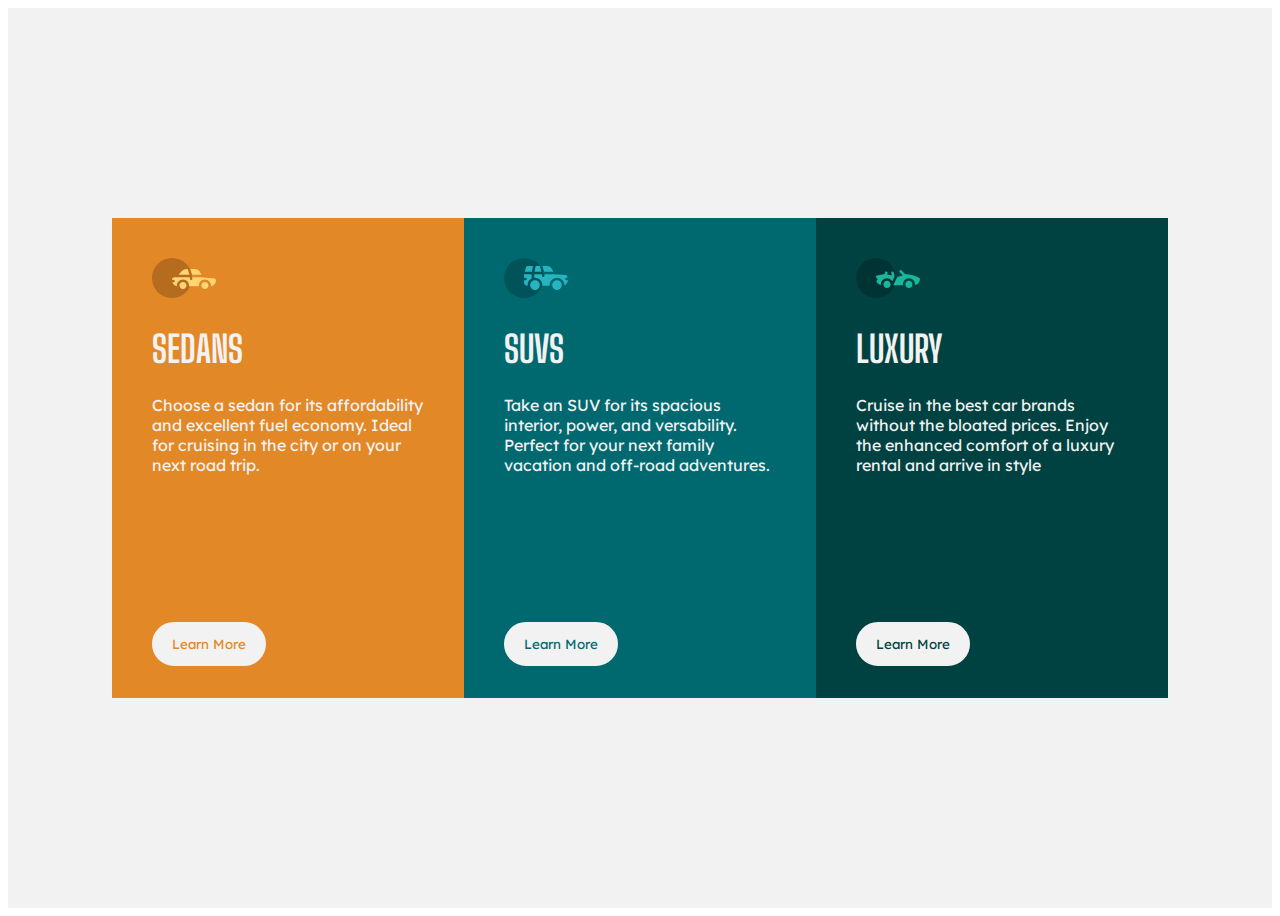
<file: flexbox/index.html>
<!DOCTYPE html>
<html lang="en">

<head>
  <meta charset="UTF-8">
  <meta http-equiv="X-UA-Compatible" content="IE=edge">
  <meta name="viewport" content="width=device-width, initial-scale=1.0">
  <link rel="icon" type="image/png" sizes="32x32" href="img/favicon-32x32.png">
  <link rel="stylesheet" href="style.css">
  <title>3-column card</title>
</head>

<body>
  <div class="container">
    <div class="items">
      <div class="item first">
        <div class="image">
          <img src="img/icon-sedans.svg" alt="">
        </div>
        <div class="content">
          <h1>SEDANS</h1>
          <p>
            Choose a sedan for its affordability
            and excellent fuel economy.
            Ideal for cruising in the city or on your next road trip.
          </p>
          <button>
            Learn More
          </button>
        </div>
      </div>
      <div class="item second">
        <div class="image">
          <img src="img/icon-suvs.svg" alt="">
        </div>
        <div class="content">
          <h1>SUVS</h1>
          <p>
            Take an SUV for its spacious interior,
            power, and versability. Perfect for your
            next family vacation and off-road adventures.
          </p>
          <button>
            Learn More
          </button>
        </div>
      </div>
      <div class="item third">
        <div class="image">
          <img src="img/icon-luxury.svg" alt="">
        </div>
        <div class="content">
          <h1>LUXURY</h1>
          <p>
            Cruise in the best car brands without
            the bloated prices. Enjoy the enhanced
            comfort of a luxury rental and arrive in style
          </p>
          <button>
            Learn More
          </button>
        </div>
      </div>
    </div>
  </div>
</body>

</html>
</file>
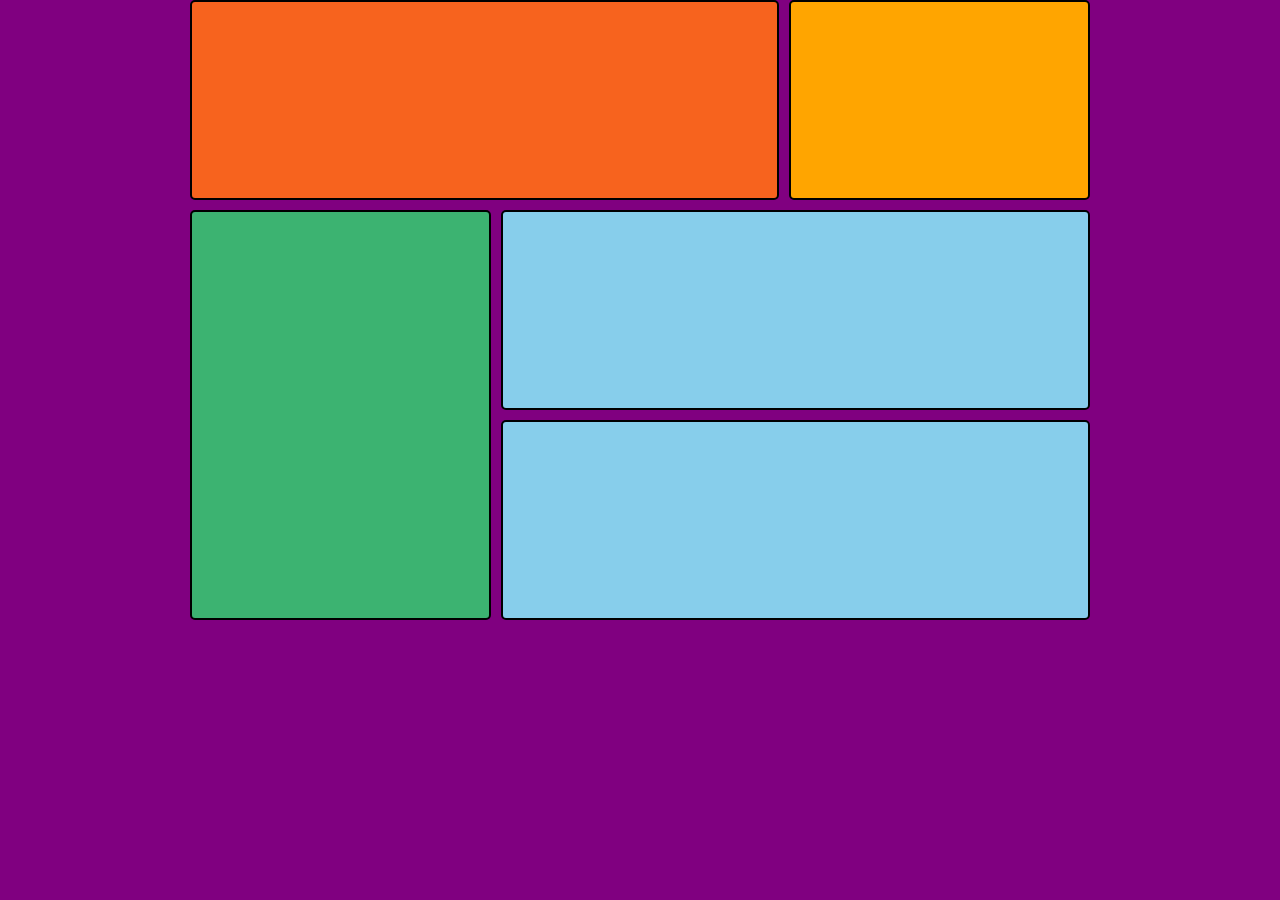
<file: grid/index.html>
<!DOCTYPE html>
<html lang="en">
<head>
    <meta charset="UTF-8">
    <meta http-equiv="X-UA-Compatible" content="IE=edge">
    <meta name="viewport" content="width=device-width, initial-scale=1.0">
    <title>Grid project</title>
    <link href="grid.css" rel="stylesheet">
</head>
</head>
<body>
    <div class="grid">
        <div class="one"></div>
        <div class="two"></div>
        <div class="three"></div>
        <div class="four"></div>
        <div class="five"></div>
    </div>
</body>
</html>
</file>
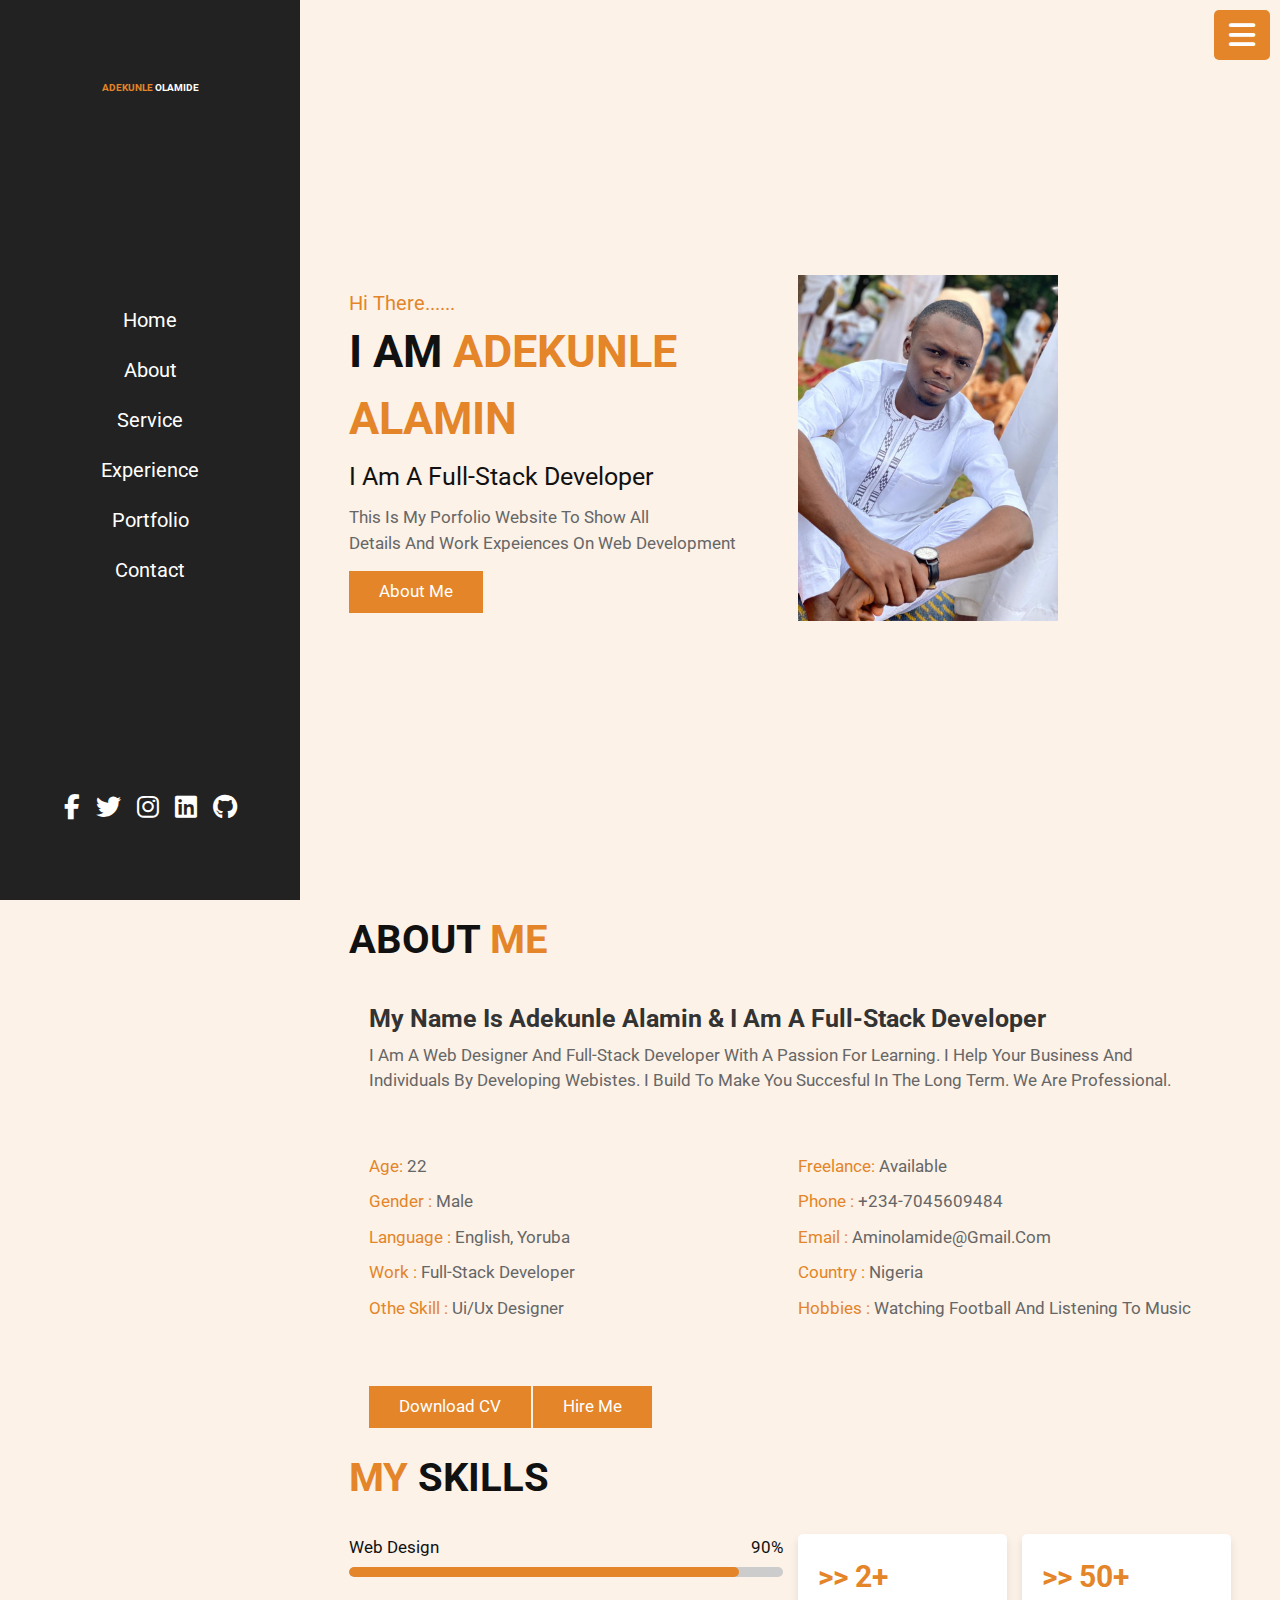
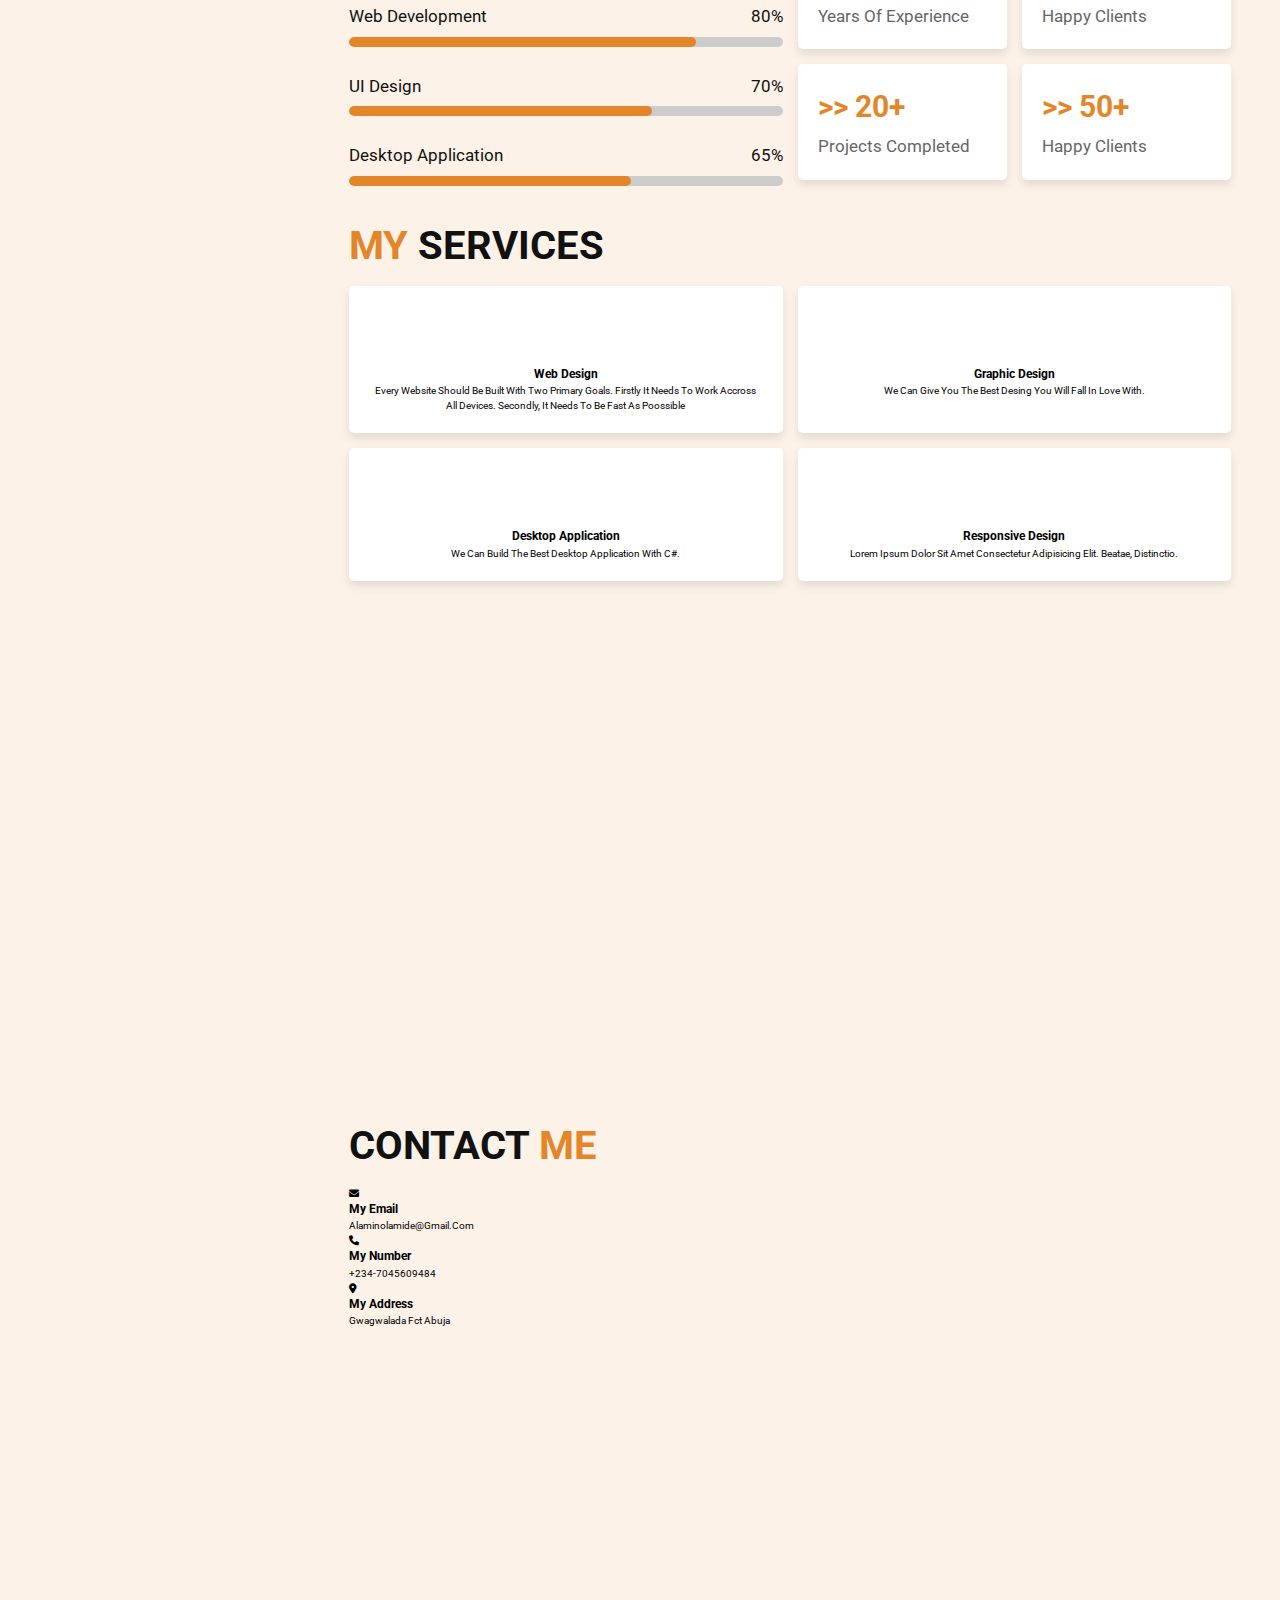
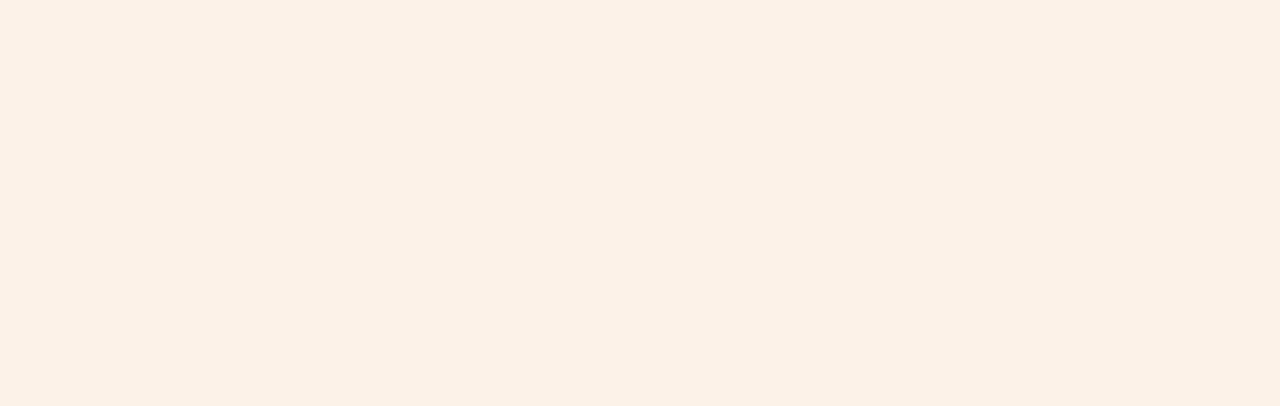
<file: task1/index.html>
<!DOCTYPE html>
<html>

<head>
  <meta charset="utf-8">
  <meta name="viewport" content="width=device-width">
  <title>Portfolio</title>
  <link rel="stylesheet" href="https://cdnjs.cloudflare.com/ajax/libs/font-awesome/6.2.0/css/all.min.css">
  <link href="style.css" rel="stylesheet" type="text/css" />
</head>

<body>


  <div id="menu-bars" class="fas fa-bars"></div>

  <!--   header section starts -->

  <header>
    <a href="#" class="logo"><span>Adekunle</span> Olamide </a>
    <nav class="navbar">
      <a href="#home">home</a>
      <a href="#about">about</a>
      <a href="#service">service</a>
      <a href="#experience">experience</a>
      <a href="#portfolio">portfolio</a>
      <a href="#contact">contact</a>
    </nav>
    <div class="follow">
      <a href="#" class="fab fa-facebook-f"></a>
      <a href="#" class="fab fa-twitter"></a>
      <a href="#" class="fab fa-instagram"></a>
      <a href="#" class="fab fa-linkedin"></a>
      <a href="#" class="fab fa-github"></a>
    </div>
  </header>

  <!--   header section ends -->

  <!-- home section starts -->

  <section class="home" id="home">

    <div class="content">
      <span class="hi"> hi there...... </span>
      <h3> i am <span> Adekunle Alamin </span> </h3>
      <p class="info"> i am a full-stack developer </p>
      <p class="text"> this is my porfolio website to show all<br>details and work expeiences on web development </p>
      <a href="#about" class="btn">about me</a>
    </div>

    <div class="image">
      <img src="home.jpg" alt="">
    </div>
  </section>

  <!-- home section ends -->

  <!-- about section starts -->

  <section class="about" id="about">

    <h1 class="heading"> about <span> me </span> </h1>

    <div class="row-1">

      <div class="content">
        <h3> my name is Adekunle Alamin & i am a full-stack developer </h3>
        <p> i am a web designer and full-stack developer with a passion for learning. I help your business and individuals  by developing webistes. i build to make you succesful in the long term. we are professional. </p>
        <div class="box-container">
          <div class="box">
            <p> <span> age: </span> 22 </p>
            <p> <span> gender : </span> male </p>
            <p> <span> language : </span> english, yoruba </p>
            <p> <span> work : </span> full-stack developer </p>
            <p> <span> othe skill : </span> ui/ux designer </p>
          </div>
          <div class="box">
            <p> <span> freelance: </span> available </p>
            <p> <span> phone : </span> +234-7045609484 </p>
            <p> <span> email : </span> aminolamide@gmail.com </p>
            <p> <span> country : </span> nigeria </p>
            <p> <span> hobbies : </span> watching football and listening to music </p>
          </div>
        </div>
        <a href="#" class="btn"> download CV </a>
        <a href="#" class="btn"> hire me </a>
      </div>

    </div>

    <h1 class="heading"> <span> my </span> skills </h1>

    <div class="row-2">

      <div class="skills">
        <div class="progress">
          <h3> web design <span> 90% </span> </h3>
          <div class="bar"> <span> </span> </div>
        </div>
        <div class="progress">
          <h3> web development <span> 80% </span> </h3>
          <div class="bar"> <span> </span> </div>
        </div>
        <div class="progress">
          <h3> UI design <span> 70% </span> </h3>
          <div class="bar"> <span> </span> </div>
        </div>
        <div class="progress">
          <h3> desktop application <span> 65% </span> </h3>
          <div class="bar"> <span> </span> </div>
        </div>
      </div>

      <div class="box-container">

        <div class="box">
          <h3> >> 2+ </h3>
          <p>years of experience</p>
        </div>
        <div class="box">
          <h3> >> 50+ </h3>
          <p>happy clients</p>
        </div>
        <div class="box">
          <h3> >> 20+ </h3>
          <p>projects completed</p>
        </div>
        <div class="box">
          <h3> >> 50+ </h3>
          <p>happy clients</p>
        </div>
      </div>

    </div>

  </section>

  <!-- about section ends -->

  <!--   service section starts -->

  <section class="service" id="service">

    
    <h1 class="heading">  <span> my </span> services </h1>

    <div class="box-container">
      
      <div class="box">
        <i class="fas fa-code"></i>
        <h3>web design</h3>
        <p>every website should be built with two primary goals. firstly it needs to work accross all devices. secondly,  
 it needs to be fast as poossible</p>
      </div>
      
      <div class="box">
        <i class="fas fa-paint-brush"></i>
        <h3>graphic design</h3>
        <p>We can give you the best desing you will fall in love with.</p>
      </div>

      <div class="box">
        <i class="fas fa-desktop"></i>
        <h3>desktop application</h3>
        <p>we can build the best desktop application with c#.</p>
      </div>

      <div class="box">
        <i class="fas fa-mobile"></i>
        <h3>responsive design</h3>
        <p>Lorem ipsum dolor sit amet consectetur adipisicing elit. Beatae, distinctio.</p>
      </div>
      
    </div>
    
  </section>

  <section class="contact" id="contact">


    <h1 class="heading"> contact <span>me</span> </h1>

     <div class="icons-container">

       <div class="icons">
         <i class="fa fa-envelope"></i>
         <h3>my email</h3>
         <p>alaminolamide@gmail.com</p>
       </div>

        <div class="icons">
         <i class="fa fa-phone"></i>
         <h3>my number</h3>
         <p>+234-7045609484</p>
       </div>

        <div class="icons">
         <i class="fa fa-map-marker-alt"></i>
         <h3>my address</h3>
         <p>gwagwalada fct abuja</p>
       </div>
       
     </div>

    
  </section>
  
  
</body>

</html>
</file>
<file: flexbox/style.css>
@import url('https://fonts.googleapis.com/css2?family=Big+Shoulders+Display:wght@500&display=swap');
@import url('https://fonts.googleapis.com/css2?family=Lexend+Deca:wght@200&display=swap');


/* font-family: 'Lexend Deca', sans-serif; */
/* font-family: 'Big Shoulders Display', cursive; */
.items{
    background-color: hsl(0, 0%, 95%);
    min-height: 100vh;
    display: flex;
    flex-direction: row;
    align-items: center;
    justify-content: center;
}
.item{
    background-color: hsl(184, 100%, 22%);
    min-height: 25rem;
    max-width: 17rem;
    padding: 2.5rem;
    position: relative;
}
.item .image{
    margin-bottom: 1.5em;
}
.item h1{
    color: hsl(0, 0%, 95%);
    font-family: 'Big Shoulders Display', cursive;
    font-size: 2.3rem;
}
.item p{
    color: hsl(0, 0%, 95%);
    font-family: 'Lexend Deca', sans-serif;
    margin-top: 1.5rem;
    margin-bottom: 6rem;
}
.item button{
    position: absolute;
    background: hsl(0, 0%, 95%);
    border: 2px solid hsl(0, 0%, 95%);
    text-align: center;
    padding: 12px 18px;
    bottom: 0;
    margin-bottom: 2rem;
    border-radius: 30px;
    color: hsl(184, 100%, 22%);
    cursor: pointer;
    font-family: 'Lexend Deca', sans-serif;
}
.first{
    background-color: hsl(31, 77%, 52%);
}
.second{
    background-color: hsl(184, 100%, 22%);
}
.third{
    background-color: hsl(179, 100%, 13%);
}
.first button{
    color: hsl(31, 77%, 52%);
}
.second button{
    color: hsl(184, 100%, 22%);
}
.third button{
    color: hsl(179, 100%, 13%);
}
button:hover{
    background-color: transparent;
    color: hsl(0, 0%, 95%);
}
</file>
<file: grid/grid.css>
*{
    box-sizing: border-box;
    margin: 0;
    padding: 0;
}
body{
    background: purple;
}
.grid{
    max-width: 900px;
    margin: 0 auto;
    display: grid;
    grid-template-columns: repeat(2fr 1fr);
    grid-gap: 10px;
    grid-auto-rows: minmax(200px, 150px);
}
.grid > div{
    border: 2px solid #000;
    border-radius: 5px;
    background: #fff;
    padding: 10px;
}
.grid div:nth-child(1){
    background-color: rgb(247, 99, 30);
}
.grid div:nth-child(2){
    background-color: orange;
}.grid div:nth-child(3){
    background-color: rgb(60, 179, 113);
}.grid div:nth-child(4){
    background-color:#87CEEB ;
}.grid div:nth-child(5){
    background-color:  #87CEEB;
}
.one{
    grid-column: 1/3;
    grid-row: 1;
}
.two{
    grid-column: 3/4;
    grid-row: 1;
}
.three{
    grid-column: 1;
    grid-row: 2/4;
}
.four{
    grid-column: 2/4;
    grid-row: 2;
}
.five{
    grid-column: 2/4;
    grid-row: 3;
}
</file>
<file: task1/style.css>
@import url('https://fonts.googleapis.com/css2?family=Roboto:wght@100;300;400;500;700&display=swap');

:root{
  --main-color: #e38528
}

*{
  font-family: 'Roboto', sans-serif;
  margin: 0; padding: 0;
  box-sizing: border-box;
  outline: none; border: none;
  text-decoration: none;
  text-transform: capitalize;
  transition: all .2s linear;
  line-height: 1.5;
}

html{
  font-size: 62.5%;
  overflow-x: hidden;
  scroll-behavior: smooth;
}

body{
  background: #fcf2e8;
  padding-left: 30rem;
}

section{
  padding: 1rem 5%;
  min-height: 100vh;
}

.heading{
  font-size: 4rem;
  padding-bottom: 1rem;
  color: #111;
  text-transform: uppercase;
}

.heading span{
  color: var(--main-color);
  text-transform: uppercase;
}

.btn{
  display: inline-block;
  margin-top: 1rem;
  padding: .8rem 3rem;
  background: var(--main-color);
  color: #fff;
  cursor: pointer;
  font-size: 1.7rem;
}

.btn:hover{
  background: #111;
  letter-spacing: .2rem;
}

header{
  position: fixed;
  top:0; left:0; bottom:0;
  background: #222;
  display: flex;
  align-items: center;
  justify-content: space-between;
  z-index: 1000;
  flex-flow: column;
  padding: 8rem 2rem;
  width: 30rem;
  text-align: center;
}

header .logo{
  text-transform: uppercase;
  color: #fff;
  font-size: 3 rem;
  font-weight: bolder;
}

header .logo span{
  text-transform: uppercase;
  color:var(--main-color);
}

header .navbar a{
  display: block;
  font-size: 2rem;
  color: #fff;
  margin: 2rem 0;
}

header .navbar a:hover{
  letter-spacing: .2rem;
  color:var(--main-color);
}

header .follow a{
  font-size: 2.5rem;
  color: #fff;
  margin: 0 .7rem;
}

header .follow a:hover{
  color: var(--main-color);
}

#menu-bars{
  position: fixed;
  top: 1rem; right: 1rem;
  z-index: 10000;
  background: var(--main-color);
  color: #fff;
  border-radius: .5rem;
  padding: 1rem 1.5rem;
  font-size: 3rem;
  cursor:pointer;
}






/* media queries */
@media (max-width:991px){

html{
  font-size: 55%;
}

body{
  padding: 0;
}
#menu-bars{
    display: initial;
  }
header{
  left:-120%;
}
  
}

@media (max-width:450px){
  html{
    font-size: 50%;
  }
  
  header{
    width: 100%;
  }
}

.home{
  display: flex;
  align-items: center;
  flex-wrap: wrap;
  gap: 1.5rem;
}

.home .image{
  flex: 1 1 40rem;
  
}

.home .image img{
  width: 60%;
}

.home .content{
  flex: 1 1 40rem;
  
}

.home .content .hi{
  font-size: 2rem;
  color: var(--main-color);
}

.home .content h3{
  font-size: 4.5rem;
  color: #111;
  text-transform: uppercase;
}

.home .content h3 span{
  font-size: 4.5rem;
  color: var(--main-color);
  text-transform: uppercase;
}

.home .content .info{
  font-size: 2.5rem;
  color: #111;
  padding: .5rem 0;
}

.home .content .text{
  font-size: 1.7rem;
  color: #666;
  padding: .5rem 0;
}

.about .row-1{
  display: flex;
  flex-wrap: wrap;
  gap: 1.5rem;
  padding: 2rem;
}

.about .row-1 .content{
  flex: 1 1 50rem;
}

.about .row-1 .content h3{
  color: #333;
  font-size: 2.5rem;
}

.about .row-1 .content p{
  color: #666;
  font-size: 1.7rem;
  padding: .5rem 0;
}

.about .row-1 .content .box-container{
  display: flex;
  flex-wrap: wrap;
  gap: 1.5rem;
  padding: 5rem 0;
}

.about .row-1 .content .box-container .box{
  flex: 1 1 20rem;
}

.about .row-1 .content .box-container .box span{
  color: var(--main-color);
}

.about .row-2{
  display: flex;
  flex-wrap: wrap;
  gap: 1.5rem;
  align-items: center;
}

.about .row-2 .skills{
  flex: 1 1 40rem;
}

.about .row-2 .skills .progress{
  padding: 1rem 0;
}

  .about .row-2 .skills .progress h3{
    display: flex;
    justify-content: space-between;
    padding: .7rem 0;
    font-size: 1.7rem;
    color: #111;
    font-weight: 400;
  }

.about .row-2 .skills .progress .bar{
  width: 100%;
  background: #ccc;
  overflow: hidden;
  height: 1rem;
  border-radius: 50rem;
}

.about .row-2 .skills .progress .bar span{
    display: block;
    height: 100%;
    background: var(--main-color);
    border-radius: 50rem;
}

.about .row-2 .skills .progress:nth-child(1) .bar span{
  width: 90%;
}

.about .row-2 .skills .progress:nth-child(2) .bar span{
  width: 80%;
}

.about .row-2 .skills .progress:nth-child(3) .bar span{
  width: 70%;
}
.about .row-2 .skills .progress:nth-child(4) .bar span{
  width: 65%;
}

.about .row-2 .box-container{
  flex: 1 1 40rem;
  display: flex;
  flex-wrap: wrap;
  gap: 1.5rem;
}

.about .row-2 .box-container .box{
  flex: 1 1 15rem;
  background: #fff;
  padding: 2rem;
  border-radius: .5rem;
  box-shadow: 0 .5rem 1rem rgba(0, 0, 0, .1);
}

.about .row-2 .box-container .box h3{
  color: var(--main-color);
  font-size: 3rem;
}

.about .row-2 .box-container .box p{
  color: #666;
  font-size: 1.7rem;
  padding-top: .5rem;
}

.service .box-container{
  display: flex;
  flex-wrap: wrap;
  gap: 1.5rem;
}

.service .box-container .box{
  flex: 1 1 30rem;
  text-align: center;
  padding: 2rem;
  background: #fff;
  border-radius: .5rem;
  box-shadow: 0 .5rem 1rem rgba(0,0,0,.1);
}

.service .box-container .box i{
  height: 6rem;
  width: 6rem;
  line-height: 6rem;
  font-size: 2.5rem;
  color: #fff;
}





.contacts .icon-container{
  display: flex;
  flex-wrap: wrap;
  gap: 1.5rem;
}

.contacts .icon-container .icons{
  flex: 1 1 25rem;
  text-align: center;
  padding: 2rem;
  background: #fff;
  border-radius: .5rem;
  box-shadow: 0 .5rem 1rem rgba(0,0,0,.1);
}
</file>
